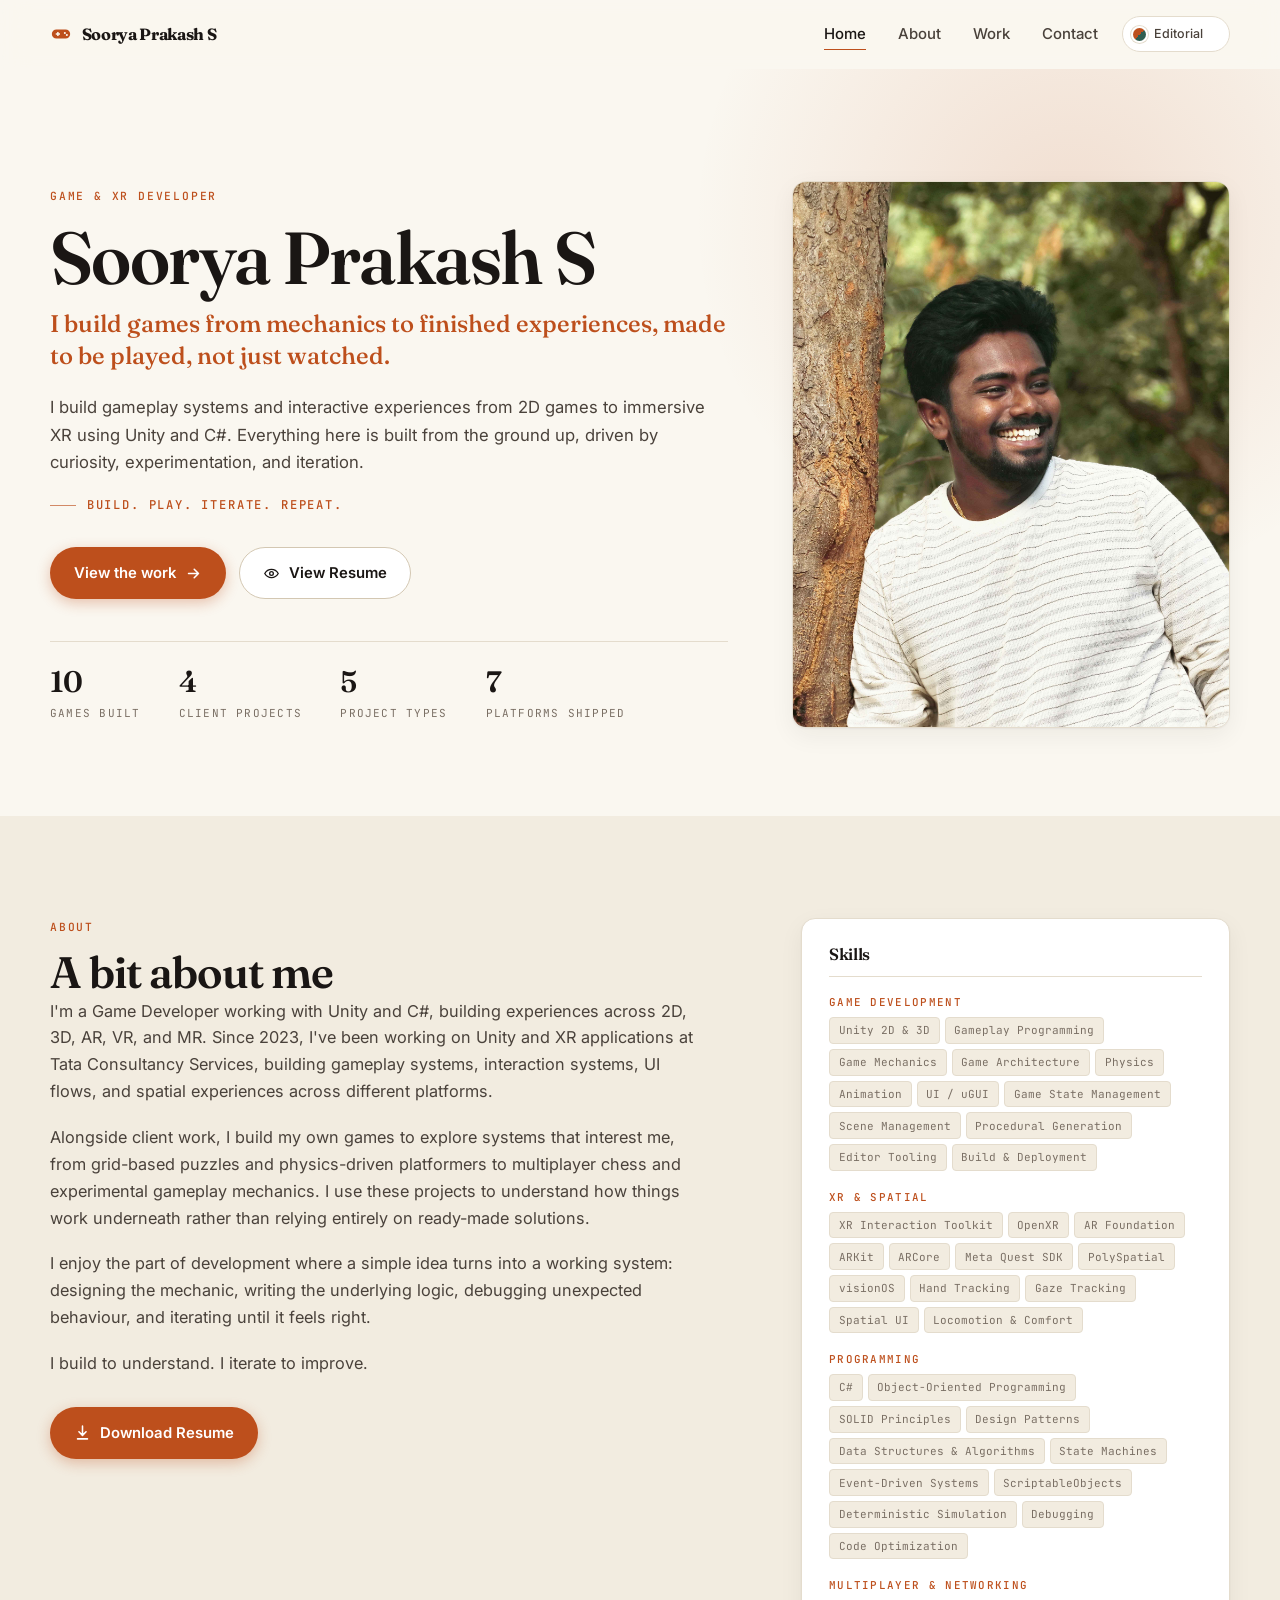
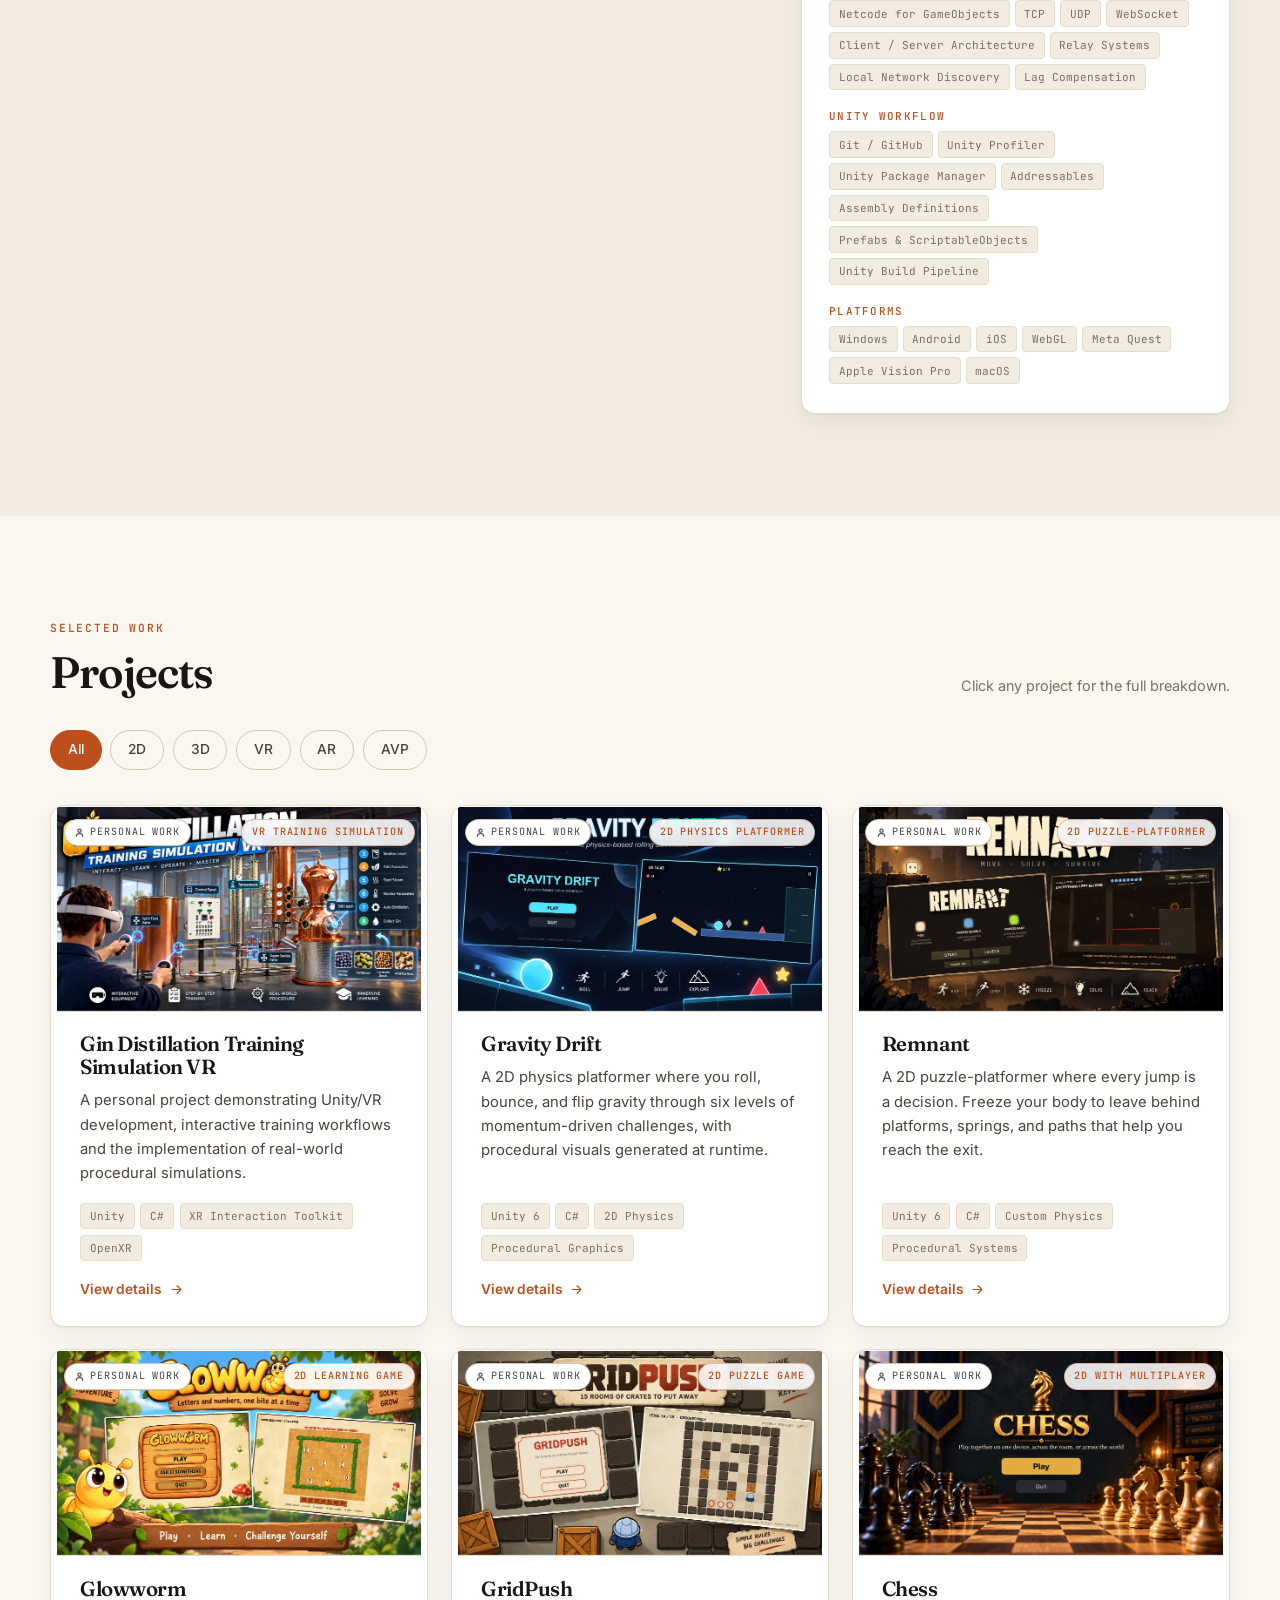
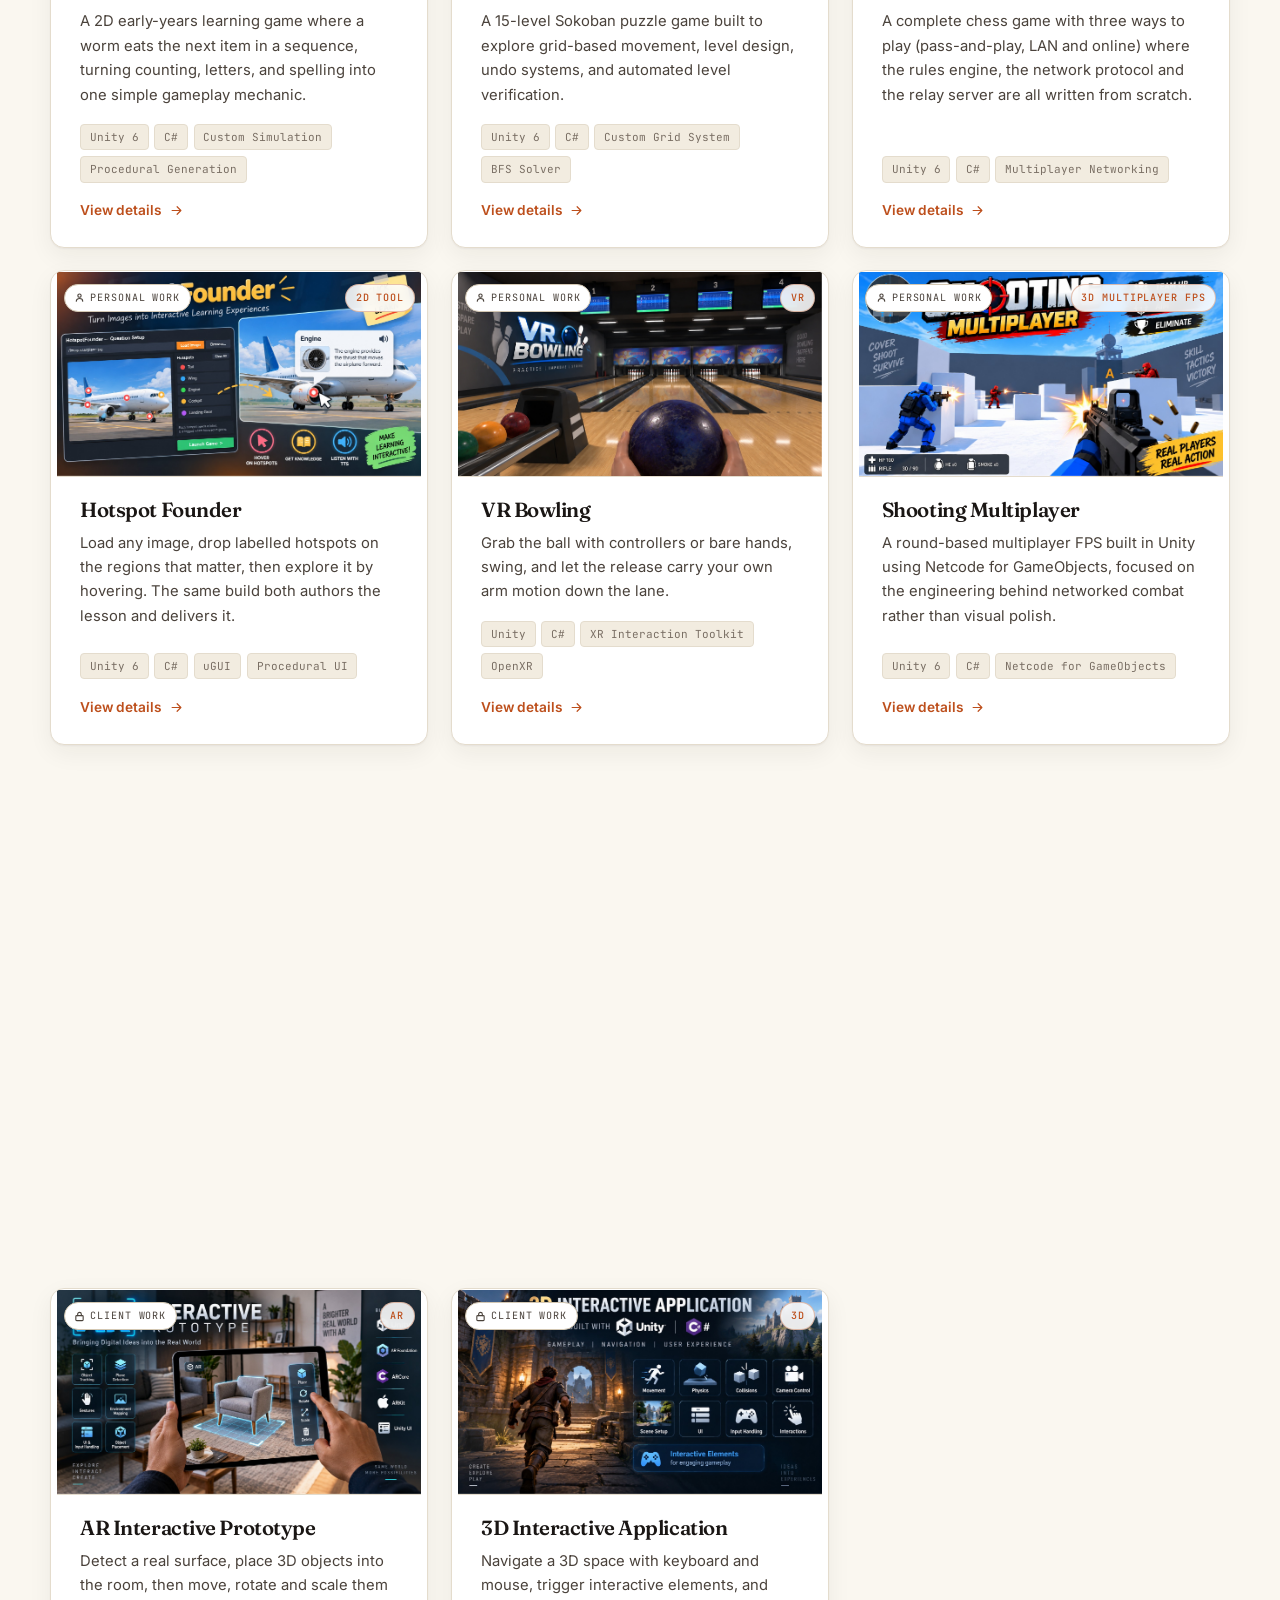
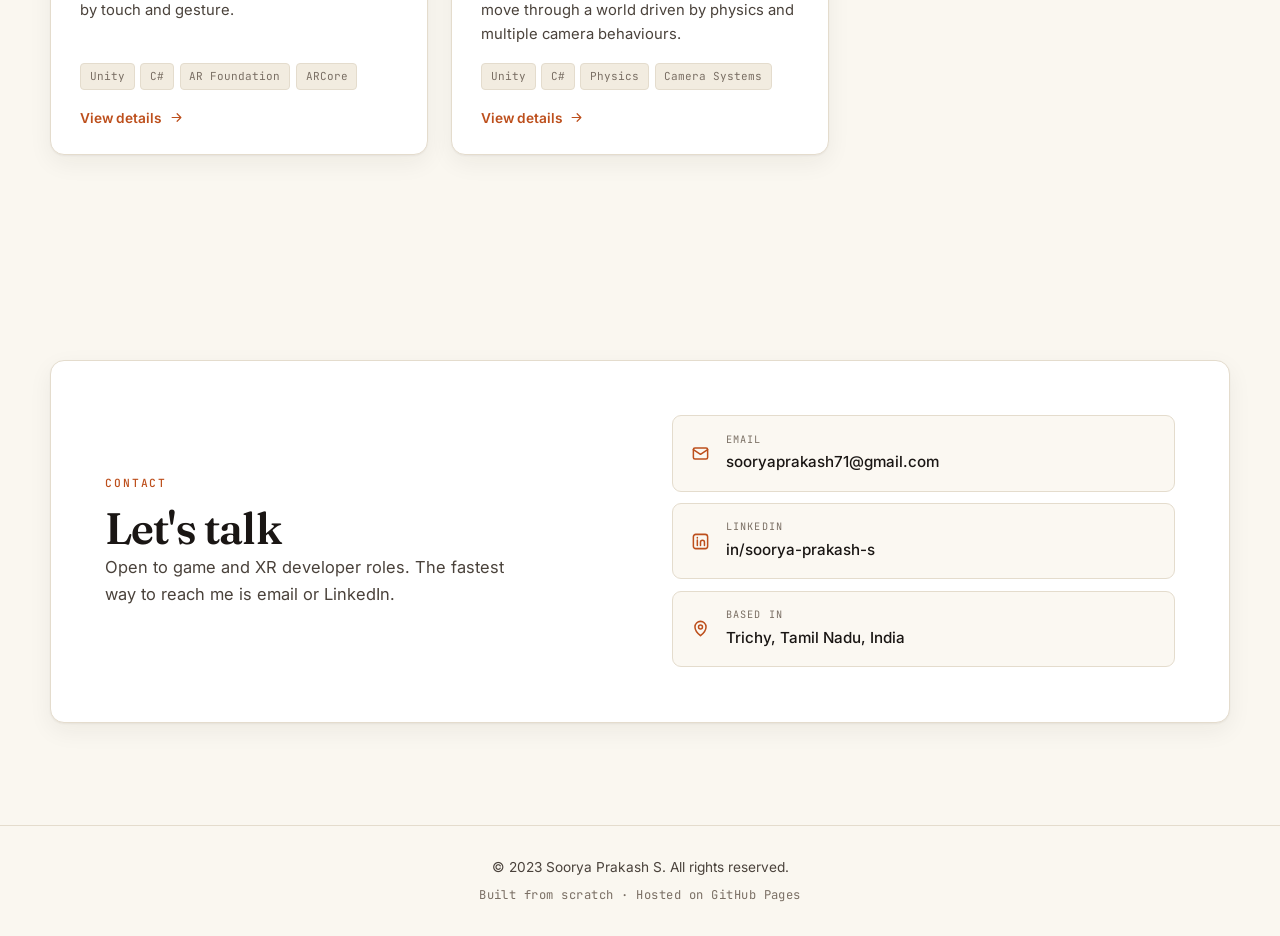
<file: index.html>
<!DOCTYPE html>
<html lang="en" data-theme="editorial">
<head>
<meta charset="utf-8">
<meta name="viewport" content="width=device-width, initial-scale=1">

<title>Soorya Prakash S | Game &amp; XR Developer</title>
<meta name="description" content="Game and XR developer building immersive, interactive experiences in Unity and C#. VR, AR and Apple Vision Pro, shipped to Windows, macOS, Meta Quest, Android, iOS, WebGL and visionOS.">

<meta property="og:title" content="Soorya Prakash S | Game &amp; XR Developer">
<meta property="og:description" content="Immersive, interactive experiences in Unity: headset, desktop, mobile and web.">
<meta property="og:type" content="website">

<!-- kept in sync with the active theme by app.js -->
<meta name="theme-color" id="themeColor" content="#faf7f0">

<link rel="icon" href="data:image/svg+xml,<svg xmlns='http://www.w3.org/2000/svg' viewBox='0 0 100 100'><text y='.9em' font-size='90'>&#127918;</text></svg>">

<link rel="preconnect" href="https://fonts.googleapis.com">
<link rel="preconnect" href="https://fonts.gstatic.com" crossorigin>
<link href="https://fonts.googleapis.com/css2?family=Fraunces:opsz,wght@9..144,400;9..144,600;9..144,700&family=Inter:wght@400;500;600;700&family=JetBrains+Mono:wght@400;500;700&family=Space+Grotesk:wght@500;600;700&display=swap" rel="stylesheet">

<!-- ?v= is a cache-buster. GitHub Pages serves these with max-age=600, so
     after a deploy a visitor can hold a fresh index.html next to a ten-minute-
     old stylesheet and get a half-broken page. BUMP THIS NUMBER whenever
     style.css, data.js or app.js changes. -->
<link rel="stylesheet" href="style.css?v=10">
</head>
<body>

<a class="skip-link" href="#main">Skip to content</a>

<!-- ===================================================== HEADER ======= -->
<header class="site-header" id="siteHeader">
  <div class="wrap header-inner">
    <a class="brand" href="#top">
      <span class="brand-mark" aria-hidden="true">
        <svg viewBox="0 0 24 24">
          <path fill="currentColor" fill-rule="evenodd" d="M7 7h10a5 5 0 0 1 0 10H7a5 5 0 0 1 0-10Z M7.8 9.7v1.5H6.3v1.6h1.5v1.5h1.6v-1.5h1.5v-1.6H9.4V9.7Z M15.05 10.9a1.15 1.15 0 1 0 2.3 0a1.15 1.15 0 1 0-2.3 0Z M17.25 13.1a1.15 1.15 0 1 0 2.3 0a1.15 1.15 0 1 0-2.3 0Z"/>
        </svg>
      </span>
      <span class="brand-text">Soorya&nbsp;Prakash&nbsp;S</span>
    </a>

    <nav class="nav" aria-label="Main">
      <a href="#top">Home</a>
      <a href="#about">About</a>
      <a href="#work">Work</a>
      <a href="#contact">Contact</a>
    </nav>

    <div class="header-actions">
      <button id="themeBtn" class="theme-btn" type="button"
              aria-label="Change colour theme" title="Change colour theme">
        <span class="theme-dot" aria-hidden="true"></span>
        <span class="theme-name" id="themeName">Editorial</span>
      </button>
      <button id="menuBtn" class="menu-btn" type="button"
              aria-label="Open menu" aria-expanded="false">
        <span></span><span></span><span></span>
      </button>
    </div>
  </div>
</header>

<main id="main">

  <!-- =================================================== HERO ========= -->
  <section class="hero" id="top">
    <div class="wrap hero-inner">

      <div class="hero-text">
        <p class="eyebrow" id="heroRole">Game &amp; XR Developer</p>
        <h1 class="hero-title" id="heroName">Soorya Prakash S</h1>
        <p class="hero-tagline" id="heroTagline"></p>
        <p class="hero-intro" id="heroIntro"></p>
        <p class="hero-motto" id="heroMotto"></p>

        <div class="hero-actions">
          <a class="btn btn-primary" href="#work">
            View the work
            <svg viewBox="0 0 24 24" aria-hidden="true"><path d="M5 12h14M13 6l6 6-6 6"/></svg>
          </a>
          <a class="btn btn-ghost" id="heroResume" href="#" target="_blank" rel="noopener noreferrer">
            <svg viewBox="0 0 24 24" aria-hidden="true">
              <path d="M2.5 12C4.6 8.4 8 6.2 12 6.2s7.4 2.2 9.5 5.8c-2.1 3.6-5.5 5.8-9.5 5.8S4.6 15.6 2.5 12Z"/>
              <circle cx="12" cy="12" r="2.6"/>
            </svg>
            View Resume
          </a>
        </div>

        <ul class="hero-stats" id="heroStats"></ul>
      </div>

      <div class="hero-side">
        <div class="portrait" id="portrait">
          <div class="portrait-placeholder">
            <svg viewBox="0 0 24 24" aria-hidden="true">
              <circle cx="12" cy="8" r="4"/><path d="M4 21c0-4.4 3.6-7 8-7s8 2.6 8 7"/>
            </svg>
            <span>Photo slot</span>
            <small>Add <code>media/profile.jpg</code>, then set <code>photo</code> in data.js</small>
          </div>
        </div>
      </div>

    </div>
  </section>

  <!-- =================================================== ABOUT ======== -->
  <section class="section section-alt" id="about">
    <div class="wrap about-grid">

      <div class="about-main">
        <p class="eyebrow">About</p>
        <h2 class="section-title">A bit about me</h2>
        <div class="prose" id="aboutProse"></div>

        <a class="btn btn-primary" id="aboutResume" href="#" download>
          <svg viewBox="0 0 24 24" aria-hidden="true"><path d="M12 3v12M7 11l5 5 5-5M5 21h14"/></svg>
          Download Resume
        </a>
      </div>

      <aside class="about-side">
        <h3 class="side-title">Skills</h3>
        <div id="skillGroups"></div>
      </aside>

    </div>
  </section>

  <!-- =================================================== WORK ========= -->
  <section class="section" id="work">
    <div class="wrap">

      <div class="section-head">
        <div>
          <p class="eyebrow">Selected work</p>
          <h2 class="section-title">Projects</h2>
        </div>
        <p class="section-note">
          Click any project for the full breakdown.
        </p>
      </div>

      <div class="filters" id="typeFilters" role="group"
           aria-label="Filter projects by type"></div>

      <div class="grid" id="projectGrid"></div>

      <p class="empty-note" id="emptyNote" hidden>Nothing here yet.</p>

    </div>
  </section>

  <!-- =================================================== CONTACT ====== -->
  <section class="section" id="contact">
    <div class="wrap">
      <div class="contact-card">
        <div class="contact-copy">
          <p class="eyebrow">Contact</p>
          <h2 class="section-title">Let's talk</h2>
          <p class="contact-lead">
            Open to game and XR developer roles. The fastest way to
            reach me is email or LinkedIn.
          </p>
        </div>
        <ul class="contact-list" id="contactList"></ul>
      </div>
    </div>
  </section>

</main>

<footer class="site-footer">
  <div class="wrap footer-inner">
    <p class="footer-copy">
      &copy; <span id="year"></span> Soorya Prakash S. All rights reserved.
    </p>
    <p class="footer-note" id="footerNote"></p>
  </div>
</footer>

<!-- =================================================== MODAL ========== -->
<div class="modal" id="modal" hidden>
  <div class="modal-backdrop" data-close></div>

  <!-- the close control sits above the panel rather than on top of its
       media, so it can never cover the gallery counter or the player -->
  <div class="modal-frame">
    <button class="modal-close" id="modalClose" type="button">
      <svg viewBox="0 0 24 24" aria-hidden="true"><path d="M6 6l12 12M18 6L6 18"/></svg>
      Close
    </button>
    <div class="modal-panel" role="dialog" aria-modal="true" aria-labelledby="modalTitle">
      <div class="modal-scroll" id="modalScroll"></div>
    </div>
  </div>
</div>

<button class="to-top" id="toTop" type="button" aria-label="Back to top" hidden>
  <svg viewBox="0 0 24 24" aria-hidden="true"><path d="M12 19V5M6 11l6-6 6 6"/></svg>
</button>

<script src="data.js?v=10"></script>
<script src="app.js?v=10"></script>
</body>
</html>
</file>
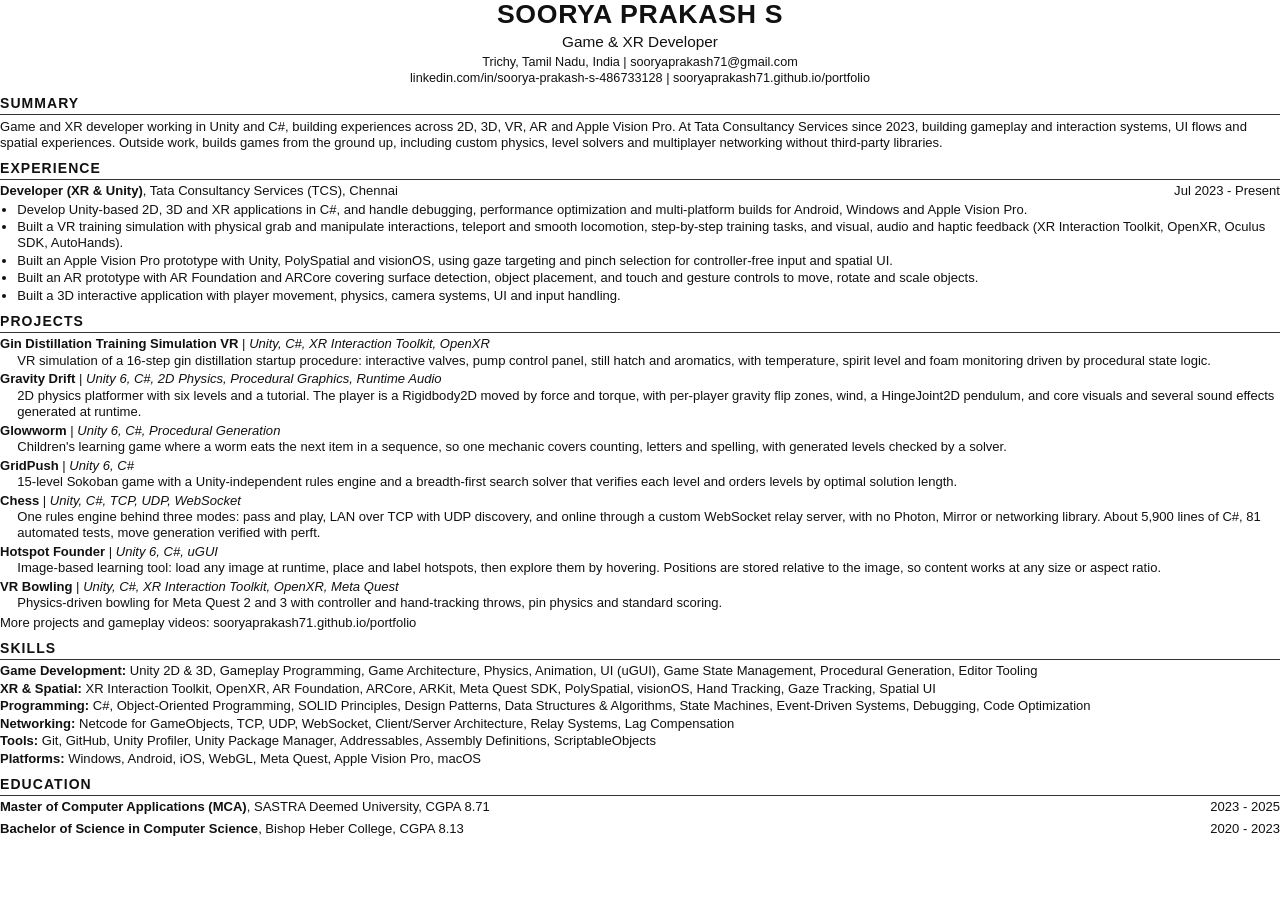
<file: resume/resume.html>
<!DOCTYPE html>
<html lang="en">
<head>
<meta charset="utf-8">
<title>Soorya Prakash S Resume</title>
<meta name="author" content="Soorya Prakash S">
<!--
  Source for Soorya-Prakash-S-Resume.pdf (the copy the website links to).
  Kept deliberately plain for ATS parsing: one column, real text, standard
  section headings, no tables, no icons, contact details in the body.
  This public copy has no phone number. A copy with the phone number is
  built into private/, which git ignores.
-->
<style>
  @page { size: A4; margin: 9mm 13mm; }

  * { box-sizing: border-box; }
  html, body { margin: 0; padding: 0; }
  body {
    font-family: Calibri, Arial, Helvetica, sans-serif;
    font-size: 9.8pt;
    line-height: 1.24;
    color: #111;
  }
  a { color: inherit; text-decoration: none; }

  header { text-align: center; margin-bottom: 5pt; }
  h1 { font-size: 20pt; letter-spacing: .5pt; margin: 0; line-height: 1.1; }
  .role { font-size: 11.5pt; margin: 2pt 0 3pt; }
  .contact { font-size: 9.5pt; }

  h2 {
    font-size: 10.5pt;
    letter-spacing: .8pt;
    text-transform: uppercase;
    margin: 6.5pt 0 2.5pt;
    padding-bottom: 1.5pt;
    border-bottom: .8pt solid #333;
  }

  p { margin: 0; }
  ul { margin: 1.5pt 0 0; padding-left: 13pt; }
  li { margin: 0 0 1pt; }

  .row { display: flex; justify-content: space-between; gap: 10pt; }
  .row .when { white-space: nowrap; }
  .entry + .entry { margin-top: 4pt; }
  .sub { font-style: italic; }

  .project { margin-top: 2pt; }
  .project p { margin-left: 13pt; }
  .tech { font-style: italic; }

  .skills p { margin: 0 0 1pt; }
  .more { margin-top: 2.5pt; }
</style>
</head>
<body>

<header>
  <h1>SOORYA PRAKASH S</h1>
  <p class="role">Game &amp; XR Developer</p>
  <p class="contact">
    Trichy, Tamil Nadu, India<!--PHONE--> |
    <a href="mailto:sooryaprakash71@gmail.com">sooryaprakash71@gmail.com</a>
  </p>
  <p class="contact">
    <a href="https://www.linkedin.com/in/soorya-prakash-s-486733128/">linkedin.com/in/soorya-prakash-s-486733128</a> |
    <a href="https://sooryaprakash71.github.io/portfolio/">sooryaprakash71.github.io/portfolio</a>
  </p>
</header>

<h2>Summary</h2>
<p>
  Game and XR developer working in Unity and C#, building experiences across
  2D, 3D, VR, AR and Apple Vision Pro. At Tata Consultancy Services since 2023,
  building gameplay and interaction systems, UI flows and spatial experiences.
  Outside work, builds games from the ground up, including custom physics, level
  solvers and multiplayer networking without third-party libraries.
</p>

<h2>Experience</h2>
<div class="entry">
  <div class="row">
    <p><b>Developer (XR &amp; Unity)</b>, Tata Consultancy Services (TCS), Chennai</p>
    <p class="when">Jul 2023 - Present</p>
  </div>
  <ul>
    <li>Develop Unity-based 2D, 3D and XR applications in C#, and handle debugging,
        performance optimization and multi-platform builds for Android, Windows and
        Apple Vision Pro.</li>
    <li>Built a VR training simulation with physical grab and manipulate interactions,
        teleport and smooth locomotion, step-by-step training tasks, and visual, audio
        and haptic feedback (XR Interaction Toolkit, OpenXR, Oculus SDK, AutoHands).</li>
    <li>Built an Apple Vision Pro prototype with Unity, PolySpatial and visionOS, using
        gaze targeting and pinch selection for controller-free input and spatial UI.</li>
    <li>Built an AR prototype with AR Foundation and ARCore covering surface detection,
        object placement, and touch and gesture controls to move, rotate and scale objects.</li>
    <li>Built a 3D interactive application with player movement, physics, camera
        systems, UI and input handling.</li>
  </ul>
</div>

<h2>Projects</h2>
<div class="project">
  <p style="margin-left:0"><b>Gin Distillation Training Simulation VR</b> | <span class="tech">Unity, C#, XR Interaction Toolkit, OpenXR</span></p>
  <p>VR simulation of a 16-step gin distillation startup procedure: interactive valves,
     pump control panel, still hatch and aromatics, with temperature, spirit level and
     foam monitoring driven by procedural state logic.</p>
</div>
<div class="project">
  <p style="margin-left:0"><b>Gravity Drift</b> | <span class="tech">Unity 6, C#, 2D Physics, Procedural Graphics, Runtime Audio</span></p>
  <p>2D physics platformer with six levels and a tutorial. The player is a Rigidbody2D moved
     by force and torque, with per-player gravity flip zones, wind, a HingeJoint2D pendulum,
     and core visuals and several sound effects generated at runtime.</p>
</div>
<div class="project">
  <p style="margin-left:0"><b>Glowworm</b> | <span class="tech">Unity 6, C#, Procedural Generation</span></p>
  <p>Children's learning game where a worm eats the next item in a sequence, so one mechanic
     covers counting, letters and spelling, with generated levels checked by a solver.</p>
</div>
<div class="project">
  <p style="margin-left:0"><b>GridPush</b> | <span class="tech">Unity 6, C#</span></p>
  <p>15-level Sokoban game with a Unity-independent rules engine and a breadth-first
     search solver that verifies each level and orders levels by optimal solution length.</p>
</div>
<div class="project">
  <p style="margin-left:0"><b>Chess</b> | <span class="tech">Unity, C#, TCP, UDP, WebSocket</span></p>
  <p>One rules engine behind three modes: pass and play, LAN over TCP with UDP discovery,
     and online through a custom WebSocket relay server, with no Photon, Mirror or
     networking library. About 5,900 lines of C#, 81 automated tests, move generation
     verified with perft.</p>
</div>
<div class="project">
  <p style="margin-left:0"><b>Hotspot Founder</b> | <span class="tech">Unity 6, C#, uGUI</span></p>
  <p>Image-based learning tool: load any image at runtime, place and label hotspots, then
     explore them by hovering. Positions are stored relative to the image, so content works
     at any size or aspect ratio.</p>
</div>
<div class="project">
  <p style="margin-left:0"><b>VR Bowling</b> | <span class="tech">Unity, C#, XR Interaction Toolkit, OpenXR, Meta Quest</span></p>
  <p>Physics-driven bowling for Meta Quest 2 and 3 with controller and hand-tracking
     throws, pin physics and standard scoring.</p>
</div>
<p class="more">More projects and gameplay videos: sooryaprakash71.github.io/portfolio</p>

<h2>Skills</h2>
<div class="skills">
  <p><b>Game Development:</b> Unity 2D &amp; 3D, Gameplay Programming, Game Architecture,
     Physics, Animation, UI (uGUI), Game State Management, Procedural Generation, Editor Tooling</p>
  <p><b>XR &amp; Spatial:</b> XR Interaction Toolkit, OpenXR, AR Foundation, ARCore, ARKit,
     Meta Quest SDK, PolySpatial, visionOS, Hand Tracking, Gaze Tracking, Spatial UI</p>
  <p><b>Programming:</b> C#, Object-Oriented Programming, SOLID Principles, Design Patterns,
     Data Structures &amp; Algorithms, State Machines, Event-Driven Systems, Debugging,
     Code Optimization</p>
  <p><b>Networking:</b> Netcode for GameObjects, TCP, UDP, WebSocket, Client/Server
     Architecture, Relay Systems, Lag Compensation</p>
  <p><b>Tools:</b> Git, GitHub, Unity Profiler, Unity Package Manager, Addressables,
     Assembly Definitions, ScriptableObjects</p>
  <p><b>Platforms:</b> Windows, Android, iOS, WebGL, Meta Quest, Apple Vision Pro, macOS</p>
</div>

<h2>Education</h2>
<div class="entry">
  <div class="row">
    <p><b>Master of Computer Applications (MCA)</b>, SASTRA Deemed University, CGPA 8.71</p>
    <p class="when">2023 - 2025</p>
  </div>
</div>
<div class="entry">
  <div class="row">
    <p><b>Bachelor of Science in Computer Science</b>, Bishop Heber College, CGPA 8.13</p>
    <p class="when">2020 - 2023</p>
  </div>
</div>

</body>
</html>
</file>
<file: style.css>
/* ==========================================================================
   Soorya Prakash S — Portfolio
   Two themes, switched by the data-theme attribute on <html>:
     editorial  (default)  warm cream + ink + burnt orange
     arcade                near-black + amber + magenta
   ========================================================================== */

/* ---------------------------------------------------------- 1. THEMES --- */

:root,
:root[data-theme="editorial"] {
  --bg:          #faf7f0;
  --bg-alt:      #f2ece0;
  --surface:     #ffffff;
  --surface-2:   #fbf8f2;
  --ink:         #1a1614;
  --ink-soft:    #4a423b;
  --muted:       #7a6f64;
  --line:        #e4dccd;
  --line-strong: #d3c7b2;
  --accent:      #bd4f1c;
  --accent-ink:  #ffffff;
  --accent-soft: #fbeade;
  --accent-2:    #2f5d50;

  --font-display: "Fraunces", Georgia, "Times New Roman", serif;
  --font-body:    "Inter", -apple-system, BlinkMacSystemFont, "Segoe UI", sans-serif;
  --font-mono:    "JetBrains Mono", "Consolas", monospace;

  --radius:    14px;
  --radius-sm: 9px;
  --shadow:    0 1px 2px rgba(38, 28, 18, .05), 0 8px 24px rgba(38, 28, 18, .06);
  --shadow-lg: 0 24px 60px rgba(38, 28, 18, .16);
  --title-weight: 600;
  --title-spacing: -.022em;
  --card-texture: none;
}

:root[data-theme="arcade"] {
  --bg:          #0d0a11;
  --bg-alt:      #131020;
  --surface:     #1a1524;
  --surface-2:   #221b2e;
  --ink:         #f6f1e8;
  --ink-soft:    #cdc3d6;
  --muted:       #9b8fab;
  --line:        #2e2540;
  --line-strong: #453758;
  --accent:      #ffb020;
  --accent-ink:  #241802;
  --accent-soft: #2b2010;
  --accent-2:    #ff3d7f;

  --font-display: "Space Grotesk", "Inter", sans-serif;
  --font-body:    "Inter", -apple-system, BlinkMacSystemFont, "Segoe UI", sans-serif;
  --font-mono:    "JetBrains Mono", "Consolas", monospace;

  --radius:    10px;
  --radius-sm: 6px;
  --shadow:    0 1px 2px rgba(0, 0, 0, .5), 0 10px 30px rgba(0, 0, 0, .45);
  --shadow-lg: 0 30px 70px rgba(0, 0, 0, .7);
  --title-weight: 700;
  --title-spacing: -.03em;
  --card-texture: repeating-linear-gradient(
                    to bottom,
                    rgba(255, 255, 255, .022) 0 1px,
                    transparent 1px 3px);
}


/* --------------------------------------------------- 1b. SCROLLBARS --- */

/* Tell the browser which way the UI leans. This alone themes the native
   scrollbar, the text caret and form controls, and is the fallback wherever
   the rules below do not apply. */
:root,
:root[data-theme="editorial"] { color-scheme: light; }
:root[data-theme="arcade"]    { color-scheme: dark; }

/* Chrome and Safari. The thumb is drawn inside a transparent border so it
   reads as a slim floating bar rather than filling the full gutter; the
   border matches --bg, which is both the page and the modal panel. */
::-webkit-scrollbar { width: 12px; height: 12px; }
::-webkit-scrollbar-track { background: transparent; }
::-webkit-scrollbar-thumb {
  background-color: var(--line-strong);
  border: 3px solid var(--bg);
  background-clip: padding-box;
  border-radius: 100px;
}
::-webkit-scrollbar-thumb:hover  { background-color: var(--muted); }
::-webkit-scrollbar-thumb:active { background-color: var(--accent); }
::-webkit-scrollbar-corner { background: transparent; }

/* Firefox, and anything else without the pseudo-elements above. Kept behind
   @supports because Chrome 121+ honours these standard properties *instead*
   of the ::-webkit- rules, which would drop the rounded thumb. */
@supports not selector(::-webkit-scrollbar) {
  html {
    scrollbar-width: thin;
    scrollbar-color: var(--line-strong) transparent;
  }
}


/* ------------------------------------------------------- 2. RESET ------ */

*, *::before, *::after { box-sizing: border-box; }

html {
  scroll-behavior: smooth;
  scroll-padding-top: 90px;
  -webkit-text-size-adjust: 100%;
}

body {
  margin: 0;
  background: var(--bg);
  color: var(--ink);
  font-family: var(--font-body);
  font-size: 16.5px;
  line-height: 1.65;
  -webkit-font-smoothing: antialiased;
  overflow-x: hidden;
  transition: background-color .35s ease, color .35s ease;
}

body.no-scroll { overflow: hidden; }

img, svg, video { max-width: 100%; display: block; }

/* the hidden attribute must beat any display rule set by a class below */
[hidden] { display: none !important; }

h1, h2, h3, h4 {
  font-family: var(--font-display);
  font-weight: var(--title-weight);
  letter-spacing: var(--title-spacing);
  line-height: 1.12;
  margin: 0;
}

p { margin: 0 0 1em; }
a { color: inherit; }

button {
  font: inherit;
  color: inherit;
  border: 0;
  background: none;
  cursor: pointer;
}

svg { fill: none; stroke: currentColor; stroke-width: 1.9; stroke-linecap: round; stroke-linejoin: round; }

:focus-visible {
  outline: 2.5px solid var(--accent);
  outline-offset: 3px;
  border-radius: 3px;
}

.skip-link {
  position: absolute;
  left: -9999px;
  top: 12px;
  z-index: 200;
  background: var(--accent);
  color: var(--accent-ink);
  padding: 10px 18px;
  border-radius: var(--radius-sm);
  text-decoration: none;
  font-weight: 600;
}
.skip-link:focus { left: 12px; }

.wrap {
  width: min(1180px, 100% - 2.75rem);
  margin-inline: auto;
}

.eyebrow {
  font-family: var(--font-mono);
  font-size: .705rem;
  font-weight: 500;
  letter-spacing: .16em;
  text-transform: uppercase;
  color: var(--accent);
  margin: 0 0 .7rem;
}


/* ------------------------------------------------------ 3. HEADER ----- */

.site-header {
  position: sticky;
  top: 0;
  z-index: 90;
  background: color-mix(in srgb, var(--bg) 84%, transparent);
  backdrop-filter: saturate(1.5) blur(14px);
  -webkit-backdrop-filter: saturate(1.5) blur(14px);
  border-bottom: 1px solid transparent;
  transition: border-color .3s ease, background-color .3s ease;
}
.site-header.is-stuck { border-bottom-color: var(--line); }

.header-inner {
  display: flex;
  align-items: center;
  gap: 1.5rem;
  height: 68px;
}

.brand {
  display: inline-flex;
  align-items: center;
  gap: .6rem;
  font-family: var(--font-display);
  font-weight: 700;
  font-size: 1.02rem;
  letter-spacing: -.02em;
  text-decoration: none;
  margin-right: auto;
  white-space: nowrap;
}

.brand-mark {
  width: 22px;
  height: 22px;
  flex: none;
  color: var(--accent);
  display: block;
  transition: transform .4s cubic-bezier(.34, 1.56, .64, 1);
}
.brand-mark svg { width: 100%; height: 100%; display: block; }
/* the global svg rule sets a stroke; this mark is a filled shape */
.brand-mark svg path { stroke: none; }

.brand:hover .brand-mark { transform: scale(1.14) rotate(-6deg); }


.nav { display: flex; gap: 2rem; }

.nav a {
  position: relative;
  font-size: .935rem;
  font-weight: 500;
  color: var(--ink-soft);
  text-decoration: none;
  padding: 4px 0;
  transition: color .2s ease;
}
.nav a::after {
  content: "";
  position: absolute;
  left: 0; bottom: 0;
  width: 100%; height: 1.5px;
  background: var(--accent);
  transform: scaleX(0);
  transform-origin: right;
  transition: transform .3s cubic-bezier(.4, 0, .2, 1);
}
.nav a:hover { color: var(--ink); }
.nav a:hover::after,
.nav a.is-current::after { transform: scaleX(1); transform-origin: left; }
.nav a.is-current { color: var(--ink); }

.header-actions { display: flex; align-items: center; gap: .6rem; }

.theme-btn {
  display: inline-flex;
  align-items: center;
  gap: .5rem;
  padding: 7px 13px 7px 10px;
  border: 1px solid var(--line);
  border-radius: 100px;
  background: var(--surface);
  font-size: .78rem;
  font-weight: 500;
  color: var(--ink-soft);
  transition: border-color .2s ease, transform .2s ease, color .2s ease;
}
.theme-btn:hover { border-color: var(--accent); color: var(--ink); transform: translateY(-1px); }


.theme-dot {
  width: 13px; height: 13px;
  border-radius: 50%;
  flex: none;
  background: linear-gradient(135deg, var(--accent) 50%, var(--accent-2) 50%);
  box-shadow: 0 0 0 2px var(--surface), 0 0 0 3px var(--line);
}
.theme-name { min-width: 62px; text-align: left; }

.menu-btn {
  display: none;
  flex-direction: column;
  justify-content: center;
  gap: 4.5px;
  width: 40px; height: 40px;
  border: 1px solid var(--line);
  border-radius: var(--radius-sm);
  background: var(--surface);
  padding: 0 10px;
}
.menu-btn span {
  display: block;
  height: 1.8px;
  background: var(--ink);
  border-radius: 2px;
  transition: transform .3s ease, opacity .2s ease;
}
.menu-btn[aria-expanded="true"] span:nth-child(1) { transform: translateY(6.3px) rotate(45deg); }
.menu-btn[aria-expanded="true"] span:nth-child(2) { opacity: 0; }
.menu-btn[aria-expanded="true"] span:nth-child(3) { transform: translateY(-6.3px) rotate(-45deg); }


/* -------------------------------------------------------- 4. HERO ----- */

.hero {
  position: relative;
  padding: clamp(3.5rem, 9vw, 7rem) 0 clamp(3rem, 7vw, 5.5rem);
  overflow: hidden;
}
.hero::before {
  content: "";
  position: absolute;
  top: -32%; right: -14%;
  width: 62vw; height: 62vw;
  max-width: 780px; max-height: 780px;
  border-radius: 50%;
  background: radial-gradient(circle,
              color-mix(in srgb, var(--accent) 15%, transparent) 0%,
              transparent 68%);
  pointer-events: none;
  z-index: 0;
}

.hero-inner {
  position: relative;
  z-index: 1;
  display: grid;
  grid-template-columns: minmax(0, 1.55fr) minmax(0, 1fr);
  gap: clamp(2rem, 5vw, 4.5rem);
  align-items: center;
}

/* staggered entrance — the hero is the first thing seen, so it earns one */
@keyframes rise {
  from { opacity: 0; transform: translateY(16px); }
  to   { opacity: 1; transform: none; }
}

.hero-text > *,
.hero-side {
  animation: rise .65s cubic-bezier(.2, .7, .3, 1) both;
}
.hero-text > *:nth-child(1) { animation-delay: .04s; }
.hero-text > *:nth-child(2) { animation-delay: .10s; }
.hero-text > *:nth-child(3) { animation-delay: .16s; }
.hero-text > *:nth-child(4) { animation-delay: .22s; }
.hero-text > *:nth-child(5) { animation-delay: .28s; }
.hero-text > *:nth-child(6) { animation-delay: .34s; }
.hero-text > *:nth-child(7) { animation-delay: .40s; }
.hero-side                  { animation-delay: .18s; }

.hero-title {
  font-size: clamp(2.7rem, 7.2vw, 4.6rem);
  margin-bottom: .55rem;
}

.hero-tagline {
  font-family: var(--font-display);
  font-size: clamp(1.12rem, 2.3vw, 1.5rem);
  font-weight: 500;
  color: var(--accent);
  margin-bottom: 1.35rem;
  line-height: 1.35;
}

.hero-intro {
  font-size: 1.045rem;
  color: var(--ink-soft);
  max-width: 60ch;
  margin-bottom: 1.15rem;
}

/* the sign-off: mono and letter-spaced so it reads as a stamp rather than
   another sentence, with a short accent rule to set it apart from the intro */
.hero-motto {
  display: flex;
  align-items: center;
  gap: .7rem;
  font-family: var(--font-mono);
  font-size: .76rem;
  font-weight: 500;
  letter-spacing: .15em;
  text-transform: uppercase;
  color: var(--accent);
  margin: 0 0 2rem;
}
.hero-motto::before {
  content: "";
  width: 1.6rem;
  height: 1.5px;
  background: var(--accent);
  flex: none;
  opacity: .65;
}

.hero-actions {
  display: flex;
  flex-wrap: wrap;
  gap: .8rem;
  margin-bottom: 2.6rem;
}

.btn {
  display: inline-flex;
  align-items: center;
  gap: .55rem;
  padding: .78rem 1.45rem;
  border-radius: 100px;
  font-size: .93rem;
  font-weight: 600;
  text-decoration: none;
  border: 1.5px solid transparent;
  transition: transform .22s cubic-bezier(.34, 1.4, .64, 1),
              background-color .22s ease, border-color .22s ease, box-shadow .22s ease;
}
.btn svg { width: 17px; height: 17px; flex: none; }
.btn:hover { transform: translateY(-2px); }
.btn:active { transform: translateY(0); }


.btn-primary {
  background: var(--accent);
  color: var(--accent-ink);
  box-shadow: 0 4px 14px color-mix(in srgb, var(--accent) 32%, transparent);
}
.btn-primary:hover { box-shadow: 0 8px 24px color-mix(in srgb, var(--accent) 42%, transparent); }
.btn-primary svg { stroke-width: 2.2; }

.btn-ghost {
  border-color: var(--line-strong);
  color: var(--ink);
  background: var(--surface);
}
.btn-ghost:hover { border-color: var(--accent); color: var(--accent); }

.hero-stats {
  display: flex;
  flex-wrap: wrap;
  gap: 2.4rem;
  list-style: none;
  padding: 0;
  margin: 0;
  border-top: 1px solid var(--line);
  padding-top: 1.6rem;
}
.hero-stats strong {
  display: block;
  font-family: var(--font-display);
  font-size: 1.85rem;
  font-weight: var(--title-weight);
  line-height: 1;
  letter-spacing: -.03em;
}
.hero-stats span {
  font-family: var(--font-mono);
  font-size: .69rem;
  letter-spacing: .11em;
  text-transform: uppercase;
  color: var(--muted);
  display: block;
  margin-top: .45rem;
}

.portrait {
  position: relative;
  aspect-ratio: 4 / 5;
  border-radius: var(--radius);
  overflow: hidden;
  background: var(--surface-2);
  border: 1px solid var(--line);
  box-shadow: var(--shadow);
}
.portrait img { width: 100%; height: 100%; object-fit: cover; }

.portrait-placeholder {
  position: absolute;
  inset: 0;
  display: flex;
  flex-direction: column;
  align-items: center;
  justify-content: center;
  gap: .55rem;
  text-align: center;
  padding: 1.6rem;
  color: var(--muted);
}
.portrait-placeholder svg { width: 42px; height: 42px; opacity: .5; }
.portrait-placeholder span { font-weight: 600; font-size: .9rem; color: var(--ink-soft); }
.portrait-placeholder small { font-size: .74rem; line-height: 1.5; max-width: 24ch; }
.portrait-placeholder code {
  font-family: var(--font-mono);
  font-size: .93em;
  background: var(--bg-alt);
  padding: 1px 4px;
  border-radius: 3px;
}


/* ----------------------------------------------------- 5. SECTIONS ---- */

.section { padding: clamp(3.5rem, 8vw, 6.5rem) 0; }
.section-alt { background: var(--bg-alt); }

.section-head {
  display: flex;
  align-items: flex-end;
  justify-content: space-between;
  gap: 2rem;
  flex-wrap: wrap;
  margin-bottom: 2rem;
}

.section-title {
  font-size: clamp(1.85rem, 4vw, 2.75rem);
}

.section-note {
  font-size: .9rem;
  color: var(--muted);
  margin: 0;
  max-width: 32ch;
}


/* ------------------------------------------------------ 6. FILTERS ---- */

.filters {
  display: flex;
  flex-wrap: wrap;
  gap: .55rem;
  margin-bottom: 2.2rem;
}

.chip {
  padding: .48rem 1.05rem;
  border: 1px solid var(--line-strong);
  border-radius: 100px;
  background: transparent;
  font-size: .86rem;
  font-weight: 500;
  color: var(--ink-soft);
  transition: all .22s ease;
}
.chip:hover { border-color: var(--accent); color: var(--accent); }
.chip.is-active {
  background: var(--accent);
  border-color: var(--accent);
  color: var(--accent-ink);
}



/* -------------------------------------------------------- 7. GRID ----- */

.grid {
  display: grid;
  grid-template-columns: repeat(auto-fill, minmax(320px, 1fr));
  gap: 1.4rem;
}

.card {
  position: relative;
  display: flex;
  flex-direction: column;
  text-align: left;
  width: 100%;
  background: var(--surface);
  border: 1px solid var(--line);
  border-radius: var(--radius);
  overflow: hidden;
  box-shadow: var(--shadow);
  transition: transform .3s cubic-bezier(.2, .8, .3, 1),
              box-shadow .3s ease, border-color .3s ease;

  opacity: 0;
  transform: translateY(18px);
}
.card.is-visible { opacity: 1; transform: none; }
.card:hover,
.card:focus-visible {
  transform: translateY(-5px);
  box-shadow: var(--shadow-lg);
  border-color: var(--line-strong);
}

.card-media {
  position: relative;
  aspect-ratio: 16 / 9;
  background: var(--surface-2);
  border-bottom: 1px solid var(--line);
  overflow: hidden;
}
.card-media img { width: 100%; height: 100%; object-fit: cover; }

/* slow zoom on hover — applies to a real image or the generated cover alike */
.card-media img,
.card-media .cover-art {
  transition: transform .55s cubic-bezier(.2, .7, .3, 1);
  will-change: transform;
}
.card:hover .card-media img,
.card:focus-visible .card-media img,
.card:hover .card-media .cover-art,
.card:focus-visible .card-media .cover-art { transform: scale(1.045); }

.card-media::after {
  content: "";
  position: absolute;
  inset: 0;
  background: var(--card-texture);
  pointer-events: none;
}

/* placeholder cover: generated geometry + initials + an honest label */
.media-slot {
  position: absolute;
  inset: 0;
  display: grid;
  place-items: center;
  overflow: hidden;
  background:
    linear-gradient(135deg,
      color-mix(in srgb, var(--accent) 9%, transparent) 0%,
      transparent 60%),
    var(--surface-2);
}

.media-slot .cover-art {
  position: absolute;
  inset: 0;
  width: 100%;
  height: 100%;
  stroke: none;
}

.cover-initials {
  position: relative;
  font-family: var(--font-display);
  font-size: clamp(2.4rem, 6vw, 3.4rem);
  font-weight: var(--title-weight);
  letter-spacing: -.04em;
  line-height: 1;
  color: var(--accent);
  opacity: .30;
  user-select: none;
}

.slot-chip {
  position: absolute;
  left: .75rem;
  bottom: .75rem;
  display: inline-flex;
  align-items: center;
  gap: .35rem;
  font-family: var(--font-mono);
  font-size: .61rem;
  letter-spacing: .09em;
  text-transform: uppercase;
  color: var(--muted);
  background: color-mix(in srgb, var(--surface) 78%, transparent);
  border: 1px solid var(--line);
  border-radius: 100px;
  padding: .22rem .6rem;
  backdrop-filter: blur(4px);
}
.slot-chip svg { width: 11px; height: 11px; opacity: .7; }


.card-body { padding: 1.35rem 1.45rem 1.5rem; display: flex; flex-direction: column; flex: 1; }

.card-top {
  display: flex;
  align-items: baseline;
  justify-content: space-between;
  gap: 1rem;
  margin-bottom: .55rem;
}

.card-title { font-size: 1.28rem; }

/* the project-type badge lives on the cover, top-right — see .badge-type */

.card-blurb {
  font-size: .925rem;
  color: var(--ink-soft);
  margin-bottom: 1.05rem;
  flex: 1;
}

.tags { display: flex; flex-wrap: wrap; gap: .35rem; margin-bottom: 1.05rem; }

.tag {
  font-family: var(--font-mono);
  font-size: .69rem;
  padding: .2rem .55rem;
  border-radius: 4px;
  background: var(--bg-alt);
  color: var(--muted);
  border: 1px solid var(--line);
  white-space: nowrap;
}

.card-cta {
  display: inline-flex;
  align-items: center;
  gap: .4rem;
  font-size: .855rem;
  font-weight: 600;
  color: var(--accent);
  margin-top: auto;
}
.card-cta svg { width: 15px; height: 15px; transition: transform .25s ease; }
.card:hover .card-cta svg { transform: translateX(4px); }

/* The two cover badges share one row. Each badge stays on a single line; if
   a card is too narrow for both side by side, the type badge wraps onto a
   second row, still right-aligned, instead of breaking its own text or
   running over the other badge. */
.card-badges {
  position: absolute;
  top: .8rem; left: .8rem; right: .8rem;
  z-index: 2;
  display: flex;
  flex-wrap: wrap;
  align-items: flex-start;
  gap: .4rem;
  pointer-events: none;
}

.badge {
  display: inline-flex;
  white-space: nowrap;
  align-items: center;
  gap: .3rem;
  font-family: var(--font-mono);
  font-size: .63rem;
  letter-spacing: .09em;
  text-transform: uppercase;
  padding: .28rem .6rem;
  border-radius: 100px;
  background: var(--surface);
  border: 1px solid var(--line-strong);
  color: var(--ink-soft);
  backdrop-filter: blur(6px);
}
.badge svg { width: 11px; height: 11px; stroke-width: 2.4; }

/* project type (2D / 3D / VR / AR / AVP) — pushed to the right of the row */
.badge-type {
  margin-left: auto;
  color: var(--accent);
  background: color-mix(in srgb, var(--surface) 88%, transparent);
  border-color: color-mix(in srgb, var(--accent) 34%, transparent);
  font-weight: 500;
}


.empty-note { color: var(--muted); font-size: .95rem; padding: 2rem 0; }


/* ------------------------------------------------------- 8. ABOUT ----- */

.about-grid {
  display: grid;
  grid-template-columns: minmax(0, 1.6fr) minmax(0, 1fr);
  gap: clamp(2rem, 5vw, 4.5rem);
  align-items: start;
}

/* Six skill groups leave the panel roughly twice the height of the prose
   beside it. Pinning the prose keeps it in view while the list scrolls past,
   instead of stranding it at the top of a long empty column. Only above the
   940px breakpoint, below which the grid is a single column anyway. */
@media (min-width: 941px) {
  .about-main {
    position: sticky;
    top: 92px;
  }
}

.prose { margin-bottom: 1.9rem; }
.prose p {
  font-size: 1.02rem;
  color: var(--ink-soft);
  max-width: 66ch;
  margin-bottom: 1.15em;
}

.about-side {
  background: var(--surface);
  border: 1px solid var(--line);
  border-radius: var(--radius);
  padding: 1.6rem 1.7rem 1.8rem;
  box-shadow: var(--shadow);
}

.side-title {
  font-size: 1.02rem;
  margin-bottom: 1.2rem;
  padding-bottom: .8rem;
  border-bottom: 1px solid var(--line);
}

.skill-group { margin-bottom: 1.25rem; }
.skill-group:last-child { margin-bottom: 0; }

.skill-group h4 {
  font-family: var(--font-mono);
  font-size: .68rem;
  font-weight: 500;
  letter-spacing: .12em;
  text-transform: uppercase;
  color: var(--accent);
  margin-bottom: .55rem;
}

.skill-list { display: flex; flex-wrap: wrap; gap: .32rem; }


/* ----------------------------------------------------- 9. CONTACT ----- */

.contact-card {
  display: grid;
  grid-template-columns: minmax(0, 1fr) minmax(0, 1fr);
  gap: clamp(2rem, 5vw, 4rem);
  align-items: center;
  background: var(--surface);
  border: 1px solid var(--line);
  border-radius: var(--radius);
  padding: clamp(2rem, 5vw, 3.4rem);
  box-shadow: var(--shadow);
}

.contact-lead { color: var(--ink-soft); margin: 0; max-width: 40ch; }

.contact-list { list-style: none; padding: 0; margin: 0; display: grid; gap: .7rem; }

.contact-link {
  display: flex;
  align-items: center;
  gap: .95rem;
  padding: .95rem 1.15rem;
  border: 1px solid var(--line);
  border-radius: var(--radius-sm);
  background: var(--surface-2);
  text-decoration: none;
  transition: all .22s ease;
}
.contact-link:hover {
  border-color: var(--accent);
  background: var(--accent-soft);
  transform: translateX(4px);
}
.contact-link svg { width: 19px; height: 19px; color: var(--accent); flex: none; }
.contact-link .cl-label {
  font-family: var(--font-mono);
  font-size: .64rem;
  letter-spacing: .12em;
  text-transform: uppercase;
  color: var(--muted);
  display: block;
}
.contact-link .cl-value {
  font-size: .95rem;
  font-weight: 500;
  color: var(--ink);
  word-break: break-word;
}


/* ------------------------------------------------------ 10. FOOTER ---- */

.site-footer {
  border-top: 1px solid var(--line);
  padding: 1.9rem 0;
  font-size: .855rem;
  color: var(--muted);
}
.footer-inner {
  display: flex;
  flex-direction: column;
  align-items: center;
  gap: .4rem;
  text-align: center;
  /* keep clear of the floating back-to-top button */
  padding-right: 3.6rem;
  padding-left: 3.6rem;
}
.site-footer p { margin: 0; }

.footer-copy { color: var(--ink-soft); }

.footer-note {
  font-family: var(--font-mono);
  font-size: .76rem;
  letter-spacing: .04em;
  color: var(--muted);
}
.footer-note:empty { display: none; }


/* ------------------------------------------------------- 11. MODAL ---- */

.modal {
  position: fixed;
  inset: 0;
  z-index: 120;
  display: flex;
  align-items: center;
  justify-content: center;
  padding: clamp(.75rem, 2vw, 1.5rem);
}

.modal-backdrop {
  position: absolute;
  inset: 0;
  background: color-mix(in srgb, var(--ink) 55%, transparent);
  backdrop-filter: blur(5px);
  -webkit-backdrop-filter: blur(5px);
  animation: fade .25s ease;
}

/* the close button and the panel stacked, the button hugging the right edge */
.modal-frame {
  position: relative;
  z-index: 1;
  display: flex;
  flex-direction: column;
  align-items: flex-end;
  gap: .7rem;
  width: min(880px, 100%);
  max-height: 100%;
  min-height: 0;
}

.modal-panel {
  position: relative;
  width: 100%;
  min-height: 0;
  /* a column so the scroll area can flex to whatever height is left, rather
     than being capped at a guessed fraction of the viewport */
  display: flex;
  flex-direction: column;
  background: var(--bg);
  border: 1px solid var(--line-strong);
  border-radius: var(--radius);
  box-shadow: var(--shadow-lg);
  overflow: hidden;
  animation: pop .32s cubic-bezier(.2, .9, .3, 1);
}

@keyframes fade { from { opacity: 0; } }
@keyframes pop  { from { opacity: 0; transform: translateY(22px) scale(.98); } }

/* Takes the height the frame has left over after the close-button row, so a
   tall window gets a tall panel. A fixed vh cap here wasted over 100px of a
   900px-high window while the content was still scrolling. */
.modal-scroll {
  flex: 1 1 auto;
  min-height: 0;
  overflow-y: auto;
  overscroll-behavior: contain;
}

.modal-close {
  flex: none;
  display: inline-flex;
  align-items: center;
  gap: .5rem;
  padding: .5rem 1.05rem;
  border-radius: 100px;
  font-family: var(--font-mono);
  font-size: .7rem;
  font-weight: 500;
  letter-spacing: .13em;
  text-transform: uppercase;
  background: color-mix(in srgb, var(--surface) 86%, transparent);
  border: 1px solid var(--line-strong);
  color: var(--ink);
  backdrop-filter: blur(8px);
  -webkit-backdrop-filter: blur(8px);
  transition: background-color .2s ease, border-color .2s ease,
              color .2s ease, transform .2s ease;
}
.modal-close:hover {
  background: var(--accent);
  color: var(--accent-ink);
  border-color: var(--accent);
  transform: translateY(-1px);
}
.modal-close svg { width: 14px; height: 14px; stroke-width: 2.4; }

.modal-media {
  position: relative;
  aspect-ratio: 16 / 9;
  background: var(--surface-2);
  border-bottom: 1px solid var(--line);
}
.modal-media video,
.modal-media iframe,
.modal-media img { width: 100%; height: 100%; object-fit: cover; border: 0; }

/* no media yet: a slim banner reads better than an empty widescreen block */
.modal-media.is-empty { aspect-ratio: auto; height: 116px; }


/* ---- gallery: screenshots and clips in one stage with a thumb strip ---- */

.gal-stage { overflow: hidden; }

.gal-slide { position: absolute; inset: 0; }
.gal-slide[hidden] { display: none !important; }
.gal-slide img,
.gal-slide video,
.gal-slide iframe { width: 100%; height: 100%; object-fit: cover; border: 0; display: block; }

/* shown in place of the player when the page is opened from disk */
.yt-blocked {
  position: absolute;
  inset: 0;
  display: flex;
  flex-direction: column;
  align-items: center;
  justify-content: center;
  gap: .7rem;
  text-align: center;
  padding: 1.6rem;
  background: var(--surface-2);
}
.yt-blocked p { margin: 0; max-width: 46ch; font-size: .9rem; color: var(--ink-soft); line-height: 1.55; }
.yt-blocked p strong { color: var(--ink); }
.yt-blocked code {
  font-family: var(--font-mono);
  font-size: .82em;
  padding: .1rem .3rem;
  border-radius: 4px;
  background: var(--accent-soft);
  color: var(--accent);
}
.yt-blocked .btn { margin-top: .2rem; }

/* stage controls */
.gal-nav {
  position: absolute;
  top: 50%;
  transform: translateY(-50%);
  z-index: 2;
  width: 38px; height: 38px;
  display: grid;
  place-items: center;
  border-radius: 50%;
  cursor: pointer;
  color: var(--ink);
  background: color-mix(in srgb, var(--surface) 82%, transparent);
  border: 1px solid var(--line-strong);
  backdrop-filter: blur(6px);
  transition: background-color .2s ease, border-color .2s ease, transform .2s ease;
}
.gal-nav:hover { border-color: var(--accent); color: var(--accent); transform: translateY(-50%) scale(1.06); }
.gal-nav svg { width: 17px; height: 17px; }
.gal-prev { left: .8rem; }
.gal-next { right: .8rem; }

.gal-count {
  position: absolute;
  top: .8rem; right: .8rem;
  z-index: 2;
  font-family: var(--font-mono);
  font-size: .66rem;
  letter-spacing: .08em;
  color: var(--muted);
  background: color-mix(in srgb, var(--surface) 82%, transparent);
  border: 1px solid var(--line);
  border-radius: 100px;
  padding: .24rem .6rem;
  backdrop-filter: blur(6px);
}
.gal-count b { color: var(--ink); font-weight: 600; }

/* thumbnail strip */
.gal-thumbs {
  display: flex;
  gap: .5rem;
  padding: .7rem .8rem;
  overflow-x: auto;
  background: var(--surface-2);
  border-bottom: 1px solid var(--line);
}
.gal-thumb {
  position: relative;
  flex: none;
  width: 74px;
  aspect-ratio: 16 / 10;
  padding: 0;
  cursor: pointer;
  border-radius: var(--radius-sm);
  overflow: hidden;
  background: var(--surface);
  border: 1.5px solid var(--line);
  transition: border-color .2s ease, opacity .2s ease;
  opacity: .72;
}
.gal-thumb img { width: 100%; height: 100%; object-fit: cover; display: block; }
.gal-thumb:hover { opacity: 1; border-color: var(--line-strong); }
.gal-thumb.is-active { opacity: 1; border-color: var(--accent); }

.gal-thumb-play span {
  position: absolute;
  inset: 0;
  display: grid;
  place-items: center;
  background: color-mix(in srgb, #000 42%, transparent);
}
.gal-thumb-play svg { width: 17px; height: 17px; fill: #fff; stroke: none; }

@media (max-width: 560px) {
  .gal-nav { width: 32px; height: 32px; }
  .gal-thumb { width: 60px; }
}

.modal-inner { padding: clamp(1.5rem, 4vw, 2.6rem); }

.modal-eyebrow {
  font-family: var(--font-mono);
  font-size: .68rem;
  letter-spacing: .13em;
  text-transform: uppercase;
  color: var(--accent);
  margin-bottom: .6rem;
}

.modal-title { font-size: clamp(1.7rem, 4vw, 2.35rem); margin-bottom: .7rem; }

.modal-blurb {
  font-size: 1.05rem;
  color: var(--ink-soft);
  margin-bottom: 1.6rem;
  max-width: 62ch;
}

.meta-row {
  display: grid;
  grid-template-columns: repeat(auto-fit, minmax(180px, 1fr));
  gap: 1.1rem;
  padding: 1.15rem 0;
  border-top: 1px solid var(--line);
  border-bottom: 1px solid var(--line);
  margin-bottom: 1.7rem;
}
.meta-row dt {
  font-family: var(--font-mono);
  font-size: .64rem;
  letter-spacing: .12em;
  text-transform: uppercase;
  color: var(--muted);
  margin-bottom: .3rem;
}
.meta-row dd { margin: 0; font-size: .92rem; font-weight: 500; }

.modal-h {
  font-size: .95rem;
  margin-bottom: .9rem;
  font-family: var(--font-mono);
  font-weight: 500;
  letter-spacing: .1em;
  text-transform: uppercase;
  color: var(--muted);
}

.hl-list { list-style: none; padding: 0; margin: 0 0 1.9rem; display: grid; gap: .8rem; }
.hl-list li {
  position: relative;
  padding-left: 1.6rem;
  font-size: .955rem;
  color: var(--ink-soft);
  line-height: 1.6;
}
.hl-list li::before {
  content: "";
  position: absolute;
  left: 0; top: .58em;
  width: 7px; height: 7px;
  border-radius: 2px;
  background: var(--accent);
  transform: rotate(45deg);
}

/* the hook, in the display face — each line kept on its own line, because
   the break between them is doing the work */
.modal-tagline {
  display: flex;
  flex-direction: column;
  gap: .15rem;
  font-family: var(--font-display);
  font-size: clamp(1.15rem, 2.6vw, 1.45rem);
  font-weight: var(--title-weight);
  line-height: 1.3;
  letter-spacing: var(--title-spacing);
  color: var(--accent);
  padding-left: 1.1rem;
  border-left: 3px solid var(--accent);
  margin: 0 0 1.5rem;
}

/* the opening description, a step up in size from ordinary body copy */
.modal-lead { margin: 0 0 1.9rem; }
.modal-lead p {
  font-size: 1.01rem;
  color: var(--ink-soft);
  line-height: 1.68;
  margin: 0 0 1em;
}
.modal-lead p:last-child { margin-bottom: 0; }

/* long-form write-up paragraphs under a .modal-h heading */
.modal-body { margin: 0 0 1.9rem; }
.modal-body p {
  font-size: .955rem;
  color: var(--ink-soft);
  line-height: 1.65;
  margin: 0 0 1em;
}
.modal-body p:last-child { margin-bottom: 0; }

/* a figures block — the number carries the point, the label explains it */
.fig-grid {
  list-style: none;
  padding: 0;
  margin: 0 0 1.9rem;
  display: grid;
  grid-template-columns: repeat(auto-fit, minmax(140px, 1fr));
  gap: 1.15rem 1.4rem;
}
.fig-grid strong {
  display: block;
  font-family: var(--font-display);
  font-size: 1.6rem;
  font-weight: var(--title-weight);
  line-height: 1;
  letter-spacing: -.03em;
  color: var(--accent);
}
.fig-grid span {
  display: block;
  margin-top: .4rem;
  font-family: var(--font-mono);
  font-size: .66rem;
  letter-spacing: .1em;
  text-transform: uppercase;
  color: var(--muted);
  line-height: 1.45;
}

/* an ordered pipeline — numbered because the order is the content */
.step-list {
  list-style: none;
  counter-reset: step;
  padding: 0;
  margin: 0 0 1.9rem;
  display: grid;
  gap: .75rem;
}
.step-list li {
  counter-increment: step;
  position: relative;
  padding-left: 2.4rem;
  font-size: .955rem;
  color: var(--ink-soft);
  line-height: 1.6;
}
.step-list li::before {
  content: counter(step);
  position: absolute;
  left: 0; top: 0;
  width: 1.6rem;
  height: 1.6rem;
  display: grid;
  place-items: center;
  border-radius: 50%;
  border: 1px solid var(--accent);
  background: var(--accent-soft);
  color: var(--accent);
  font-family: var(--font-mono);
  font-size: .72rem;
  font-weight: 700;
}

/* labelled entries — one problem and its fix per row */
.spec-list { margin: 0 0 1.9rem; display: grid; gap: 1.15rem; }
.spec-list dt {
  font-family: var(--font-mono);
  font-size: .7rem;
  font-weight: 500;
  letter-spacing: .09em;
  text-transform: uppercase;
  color: var(--accent);
  margin-bottom: .35rem;
}
.spec-list dd {
  margin: 0;
  padding-left: .9rem;
  border-left: 2px solid var(--line-strong);
  font-size: .945rem;
  color: var(--ink-soft);
  line-height: 1.65;
}

.modal-detail {
  font-size: .975rem;
  color: var(--ink-soft);
  padding: 1.3rem 1.5rem;
  background: var(--surface-2);
  border-left: 3px solid var(--accent);
  border-radius: 0 var(--radius-sm) var(--radius-sm) 0;
  margin-bottom: 1.7rem;
}
.modal-detail p { margin: 0 0 .9em; }
.modal-detail p:last-child { margin-bottom: 0; }

/* a closing notice, set apart from the prose above it */
.modal-note {
  display: flex;
  align-items: flex-start;
  gap: .65rem;
  margin: 0 0 1.7rem;
  padding-top: 1.1rem;
  border-top: 1px dashed var(--line-strong);
  font-size: .89rem;
  line-height: 1.6;
  color: var(--muted);
}
.modal-note svg {
  width: 16px;
  height: 16px;
  flex: none;
  margin-top: .15rem;
  stroke-width: 1.8;
}
.modal-note p { margin: 0 0 .7em; }
.modal-note p:last-child { margin-bottom: 0; }

.shot-grid {
  display: grid;
  grid-template-columns: repeat(auto-fit, minmax(200px, 1fr));
  gap: .75rem;
  margin-bottom: 1.7rem;
}
.shot-grid img {
  width: 100%;
  aspect-ratio: 16 / 9;
  object-fit: cover;
  border-radius: var(--radius-sm);
  border: 1px solid var(--line);
}


/* ---------------------------------------------- 11b. CUSTOM CURSOR ----
   Only switched on by JS for fine pointers (mouse/trackpad) with motion
   allowed — touch devices and reduced-motion users keep the native cursor
   and never see these elements at all.                                   */

.cursor-dot,
.cursor-ring {
  position: fixed;
  top: 0;
  left: 0;
  z-index: 200;
  pointer-events: none;
  opacity: 0;
  transition: opacity .25s ease;
  transform: translate3d(-200px, -200px, 0);
}

.cursor-on .cursor-dot,
.cursor-on .cursor-ring { opacity: 1; }

/* the inner <i> carries the scaling so JS can own the outer transform */
.cursor-dot i,
.cursor-ring i {
  display: block;
  width: 100%;
  height: 100%;
  border-radius: 50%;
  transition: transform .25s cubic-bezier(.2, .8, .3, 1),
              background-color .25s ease,
              border-color .25s ease;
}

.cursor-dot  { width: 7px;  height: 7px;  margin: -3.5px 0 0 -3.5px; }
.cursor-ring { width: 34px; height: 34px; margin: -17px 0 0 -17px; }

.cursor-dot i  { background: var(--accent); }
.cursor-ring i { border: 1.5px solid color-mix(in srgb, var(--accent) 55%, transparent); }

/* over anything clickable: ring opens up, dot tucks away inside it */
.cursor-hover .cursor-dot i  { transform: scale(0); }
.cursor-hover .cursor-ring i {
  transform: scale(1.55);
  border-color: var(--accent);
  background: color-mix(in srgb, var(--accent) 12%, transparent);
}

/* pressed */
.cursor-down .cursor-ring i { transform: scale(.85); }
.cursor-down.cursor-hover .cursor-ring i { transform: scale(1.3); }

/* hide the native pointer only once the custom one is actually running */
.has-cursor,
.has-cursor * { cursor: none !important; }


/* ------------------------------------------------------ 12. TO TOP ---- */

.to-top {
  position: fixed;
  right: 1.4rem; bottom: 1.4rem;
  z-index: 80;
  width: 44px; height: 44px;
  display: grid;
  place-items: center;
  border-radius: 50%;
  background: var(--accent);
  color: var(--accent-ink);
  box-shadow: 0 6px 20px color-mix(in srgb, var(--accent) 40%, transparent);
  transition: transform .25s ease, opacity .25s ease;
}
.to-top:hover { transform: translateY(-3px); }
.to-top svg { width: 18px; height: 18px; stroke-width: 2.3; }



/* ---------------------------------------------------- 13. RESPONSIVE -- */

@media (max-width: 940px) {
  .hero-inner  { grid-template-columns: 1fr; }
  .hero-side   { max-width: 300px; }
  .about-grid,
  .contact-card { grid-template-columns: 1fr; }
}

@media (max-width: 720px) {
  .wrap { width: min(1180px, 100% - 2rem); }

  .menu-btn { display: flex; }
  .theme-name { display: none; }
  .theme-btn { padding: 7px 10px; }

  .nav {
    position: fixed;
    inset: 68px 0 auto;
    flex-direction: column;
    gap: 0;
    background: var(--bg);
    border-bottom: 1px solid var(--line);
    padding: .5rem 1rem 1.2rem;
    box-shadow: var(--shadow-lg);

    transform: translateY(-12px);
    opacity: 0;
    visibility: hidden;
    transition: all .28s ease;
  }
  .nav.is-open { transform: none; opacity: 1; visibility: visible; }
  .nav a { padding: .85rem .5rem; border-bottom: 1px solid var(--line); font-size: 1rem; }
  .nav a::after { display: none; }

  .hero-stats { gap: 1.5rem; }
  .hero-stats li { min-width: 88px; }
  .grid { grid-template-columns: 1fr; }
  .to-top { right: 1rem; bottom: 1rem; }
}


/* ------------------------------------------------ 14. REDUCED MOTION -- */

@media (prefers-reduced-motion: reduce) {
  html { scroll-behavior: auto; }
  *, *::before, *::after {
    animation-duration: .01ms !important;
    /* negative delay starts every animation already finished, so staggered
       entrances land instantly instead of holding at opacity 0 */
    animation-delay: -1ms !important;
    animation-iteration-count: 1 !important;
    transition-duration: .01ms !important;
  }
  .card { opacity: 1 !important; transform: none !important; }
}


/* -------------------------------------------------------- 15. PRINT --- */

@media print {
  .site-header, .to-top, .filters, .modal, .hero-actions { display: none !important; }
  body { background: #fff; color: #000; }
  .card { opacity: 1 !important; transform: none !important; break-inside: avoid; }
}
</file>
